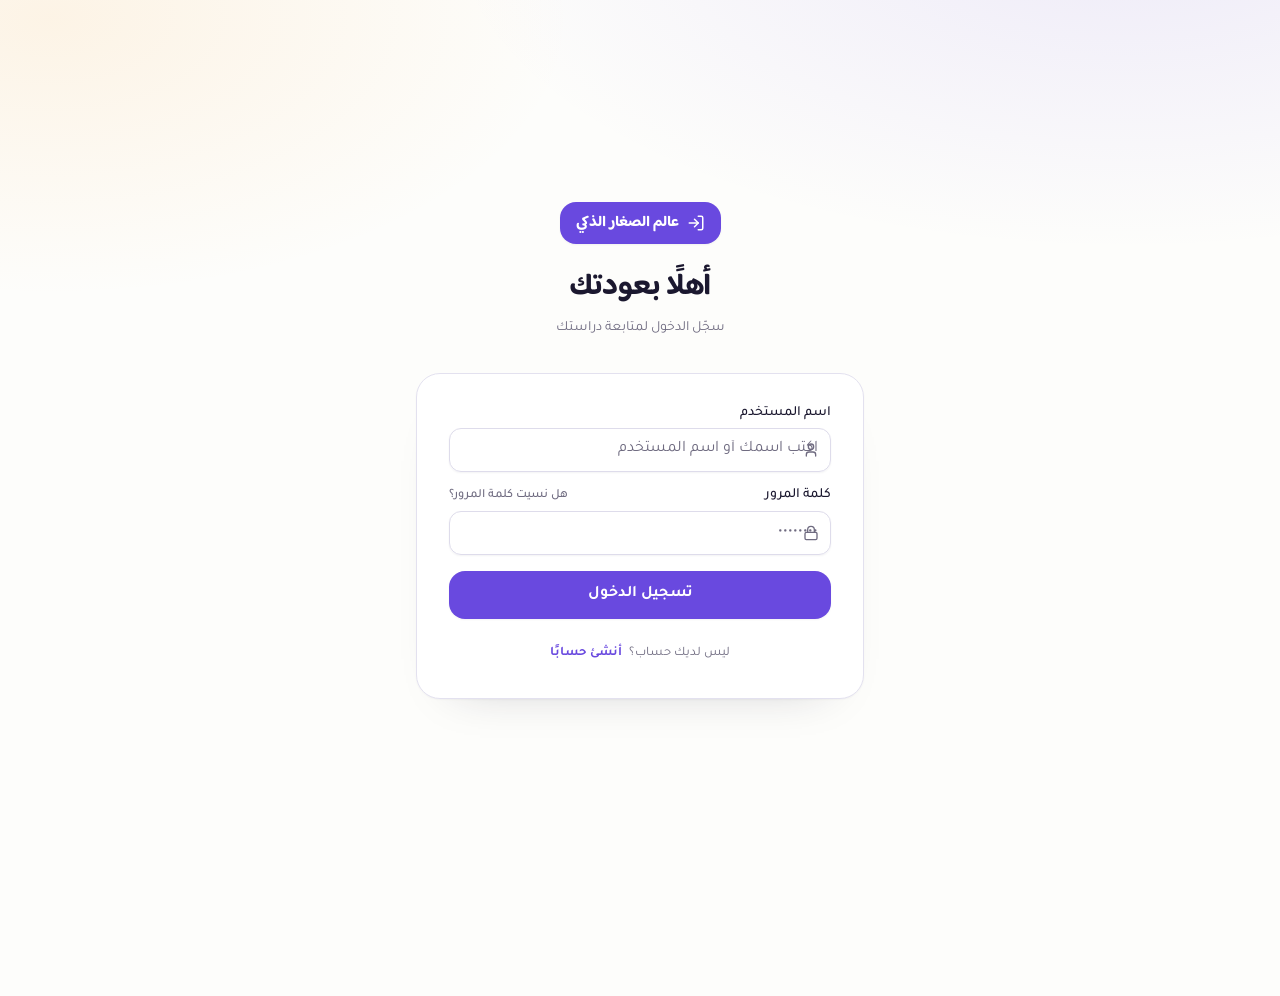
<file: index.html>
<!DOCTYPE html>
<html lang="ar" dir="rtl">
<head>
  <meta charset="UTF-8">
  <meta name="viewport" content="width=device-width, initial-scale=1.0">
  <meta name="theme-color" content="#6d4df6">
  <meta name="description" content="عالم الصغار الذكي — مساعد دراسي عربي لطلاب الصفوف 5 إلى 8: اختر صفك ومادتك واكتب سؤالك، وسيصلك شرح بسيط بمثال من الحياة اليومية.">
  <title>عالم الصغار الذكي | مساعد ذكي لطلاب المرحلة المتوسطة</title>
  <link rel="preconnect" href="https://fonts.googleapis.com">
  <link rel="preconnect" href="https://fonts.gstatic.com" crossorigin>
  <link href="https://fonts.googleapis.com/css2?family=Baloo+Bhaijaan+2:wght@400..800&family=Tajawal:wght@300;400;500;700&display=swap" rel="stylesheet">
  <link rel="stylesheet" href="styles.css?v=33">
</head>
<body>

  <!-- ============ الهيدر ============ -->
  <header class="app-header" id="appHeader" hidden>
    <div class="header-inner">
      <a class="brand" href="index.html" id="brandLink" aria-label="عالم الصغار الذكي — الصفحة الرئيسية">
        <span class="brand-mark" aria-hidden="true">
          <svg viewBox="0 0 24 24" fill="none" stroke="currentColor" stroke-width="2" stroke-linecap="round" stroke-linejoin="round"><path d="M22 10 12 5 2 10l10 5 10-5z"/><path d="M6 12v5c0 1.7 2.7 3 6 3s6-1.3 6-3v-5"/></svg>
        </span>
        <span class="brand-name">عالم الصغار الذكي</span>
      </a>

      <div class="header-spacer"></div>

      <nav class="nav" id="mainNav" aria-label="التنقل الرئيسي">
        <button type="button" class="nav-item active" data-nav="ask" title="اسأل" aria-label="اسأل" aria-current="page">
          <svg viewBox="0 0 24 24" fill="none" stroke="currentColor" stroke-width="2" stroke-linecap="round" stroke-linejoin="round" aria-hidden="true"><path d="M21 15a2 2 0 0 1-2 2H7l-4 4V5a2 2 0 0 1 2-2h14a2 2 0 0 1 2 2z"/></svg>
          <span>اسأل</span>
        </button>
        <button type="button" class="nav-item" data-nav="weak" title="نقاط ضعفي" aria-label="نقاط ضعفي">
          <svg viewBox="0 0 24 24" fill="none" stroke="currentColor" stroke-width="2" stroke-linecap="round" stroke-linejoin="round" aria-hidden="true"><circle cx="12" cy="12" r="9"/><circle cx="12" cy="12" r="4"/><path d="M12 3v2M12 19v2M3 12h2M19 12h2"/></svg>
          <span>نقاط ضعفي</span>
        </button>
        <button type="button" class="nav-item" data-nav="progress" title="تقدّمي" aria-label="تقدّمي">
          <svg viewBox="0 0 24 24" fill="none" stroke="currentColor" stroke-width="2" stroke-linecap="round" stroke-linejoin="round" aria-hidden="true"><path d="M22 7 13.5 15.5 8.5 10.5 2 17"/><path d="M16 7h6v6"/></svg>
          <span>تقدّمي</span>
        </button>
        <button type="button" class="nav-item" data-nav="history" title="السجل" aria-label="السجل">
          <svg viewBox="0 0 24 24" fill="none" stroke="currentColor" stroke-width="2" stroke-linecap="round" stroke-linejoin="round" aria-hidden="true"><path d="M3 12a9 9 0 1 0 3-6.7"/><path d="M3 4v5h5"/><path d="M12 8v4l3 2"/></svg>
          <span>السجل</span>
        </button>
        <button type="button" class="nav-item" data-nav="parent" title="ولي الأمر" aria-label="ولي الأمر">
          <svg viewBox="0 0 24 24" fill="none" stroke="currentColor" stroke-width="2" stroke-linecap="round" stroke-linejoin="round" aria-hidden="true"><rect width="20" height="16" x="2" y="4" rx="2"/><path d="m22 7-8.97 5.7a1.94 1.94 0 0 1-2.06 0L2 7"/></svg>
          <span>ولي الأمر</span>
        </button>
      </nav>

      <button type="button" class="icon-btn textsize-btn" id="textSizeBtn" title="تكبير الخط" aria-label="تكبير الخط" aria-pressed="false" hidden>أ+</button>

      <button type="button" class="icon-btn" id="logoutBtn" title="تسجيل الخروج" aria-label="تسجيل الخروج">
        <svg viewBox="0 0 24 24" fill="none" stroke="currentColor" stroke-width="2" stroke-linecap="round" stroke-linejoin="round" aria-hidden="true"><path d="M9 21H5a2 2 0 0 1-2-2V5a2 2 0 0 1 2-2h4"/><polyline points="16 17 21 12 16 7"/><line x1="21" x2="9" y1="12" y2="12"/></svg>
      </button>
    </div>
  </header>

  <main class="app-main">

    <!-- ============ صفحة الدخول ============ -->
    <section id="loginView" class="login-page">
      <div class="login-wrap">
        <span class="brand-pill">
          <svg viewBox="0 0 24 24" fill="none" stroke="currentColor" stroke-width="2" stroke-linecap="round" stroke-linejoin="round" aria-hidden="true"><path d="M15 3h4a2 2 0 0 1 2 2v14a2 2 0 0 1-2 2h-4"/><polyline points="10 17 15 12 10 7"/><line x1="15" x2="3" y1="12" y2="12"/></svg>
          <span>عالم الصغار الذكي</span>
        </span>

        <div class="login-head">
          <h1 id="loginTitle">أهلًا بعودتك</h1>
          <p id="loginSub">سجّل الدخول لمتابعة دراستك</p>
        </div>

        <div class="card login-card">
          <form id="loginForm" class="login-form" novalidate>
            <div class="field">
              <label class="field-label" for="loginUsername">اسم المستخدم</label>
              <div class="input-wrap">
                <svg class="input-icon" viewBox="0 0 24 24" fill="none" stroke="currentColor" stroke-width="2" stroke-linecap="round" stroke-linejoin="round" aria-hidden="true"><path d="M19 21v-2a4 4 0 0 0-4-4H9a4 4 0 0 0-4 4v2"/><circle cx="12" cy="7" r="4"/></svg>
                <input id="loginUsername" type="text" placeholder="اكتب اسمك أو اسم المستخدم" autocomplete="username" />
              </div>
            </div>

            <div class="field">
              <div class="label-row">
                <label class="field-label" for="loginPassword">كلمة المرور</label>
                <button type="button" class="link link-sm" id="forgotBtn">هل نسيت كلمة المرور؟</button>
              </div>
              <div class="input-wrap">
                <svg class="input-icon" viewBox="0 0 24 24" fill="none" stroke="currentColor" stroke-width="2" stroke-linecap="round" stroke-linejoin="round" aria-hidden="true"><rect width="18" height="11" x="3" y="11" rx="2"/><path d="M7 11V7a5 5 0 0 1 10 0v4"/></svg>
                <input id="loginPassword" type="password" placeholder="••••••••" autocomplete="current-password" />
              </div>
            </div>

            <p id="loginError" class="login-error" hidden>يرجى كتابة اسم المستخدم وكلمة مرور من 4 أحرف على الأقل.</p>
            <p id="loginNotice" class="login-notice" hidden></p>

            <button type="submit" class="btn-primary btn-block btn-lg" id="loginSubmit">تسجيل الدخول</button>
          </form>

          <p class="login-foot">
            <span id="loginFootText">ليس لديك حساب؟</span>
            <button type="button" class="link" id="loginModeToggle">أنشئ حسابًا</button>
          </p>
        </div>
      </div>
    </section>

    <!-- ============ صفحة السؤال ============ -->
    <section id="askView" class="view" hidden>
      <div class="hero">
        <span class="badge">
          <svg viewBox="0 0 24 24" fill="none" stroke="currentColor" stroke-width="2" stroke-linecap="round" stroke-linejoin="round" aria-hidden="true"><path d="M12 3l1.9 5.1L19 10l-5.1 1.9L12 17l-1.9-5.1L5 10l5.1-1.9z"/><path d="M19 14.5l.6 1.6 1.6.6-1.6.6L19 19l-.6-1.6-1.6-.6 1.6-.6z"/></svg>
          مساعد ذكي • الصفوف 5 إلى 8
        </span>
        <h1 class="hero-title">سؤالك… وشرح بمستوى صفك</h1>
        <p class="hero-sub">اختر صفك والمادة، واكتب سؤالك بكلامك العادي. سأشرح لك بجمل قصيرة، ثم بمثال من حياتك اليومية.</p>
      </div>

      <section class="card ask-card">
        <div class="step">
          <div class="step-label">
            <span class="step-num">1</span>
            <svg class="step-ico" viewBox="0 0 24 24" fill="none" stroke="currentColor" stroke-width="2" stroke-linecap="round" stroke-linejoin="round" aria-hidden="true"><line x1="4" y1="9" x2="20" y2="9"/><line x1="4" y1="15" x2="20" y2="15"/><line x1="10" y1="3" x2="8" y2="21"/><line x1="16" y1="3" x2="14" y2="21"/></svg>
            <h2 class="step-title">صفك الدراسي</h2>
          </div>
          <div id="gradePills" class="grade-pills">
            <button type="button" class="grade-pill" data-grade="5" aria-pressed="false">الصف 5</button>
            <button type="button" class="grade-pill" data-grade="6" aria-pressed="false">الصف 6</button>
            <button type="button" class="grade-pill" data-grade="7" aria-pressed="false">الصف 7</button>
            <button type="button" class="grade-pill" data-grade="8" aria-pressed="false">الصف 8</button>
          </div>
        </div>

        <div class="step">
          <div class="step-label">
            <span class="step-num">2</span>
            <svg class="step-ico" viewBox="0 0 24 24" fill="none" stroke="currentColor" stroke-width="2" stroke-linecap="round" stroke-linejoin="round" aria-hidden="true"><path d="M12 2 2 7l10 5 10-5-10-5z"/><path d="M2 17l10 5 10-5"/><path d="M2 12l10 5 10-5"/></svg>
            <h2 class="step-title">المادة</h2>
          </div>
          <div id="subjectGrid" class="subject-grid"></div>
        </div>

        <div class="step step-last">
          <div class="step-label">
            <span class="step-num">3</span>
            <svg class="step-ico" viewBox="0 0 24 24" fill="none" stroke="currentColor" stroke-width="2" stroke-linecap="round" stroke-linejoin="round" aria-hidden="true"><path d="M12 3l1.9 5.1L19 10l-5.1 1.9L12 17l-1.9-5.1L5 10l5.1-1.9z"/><path d="M19 14.5l.6 1.6 1.6.6-1.6.6L19 19l-.6-1.6-1.6-.6 1.6-.6z"/></svg>
            <h2 class="step-title">سؤالك</h2>
          </div>

          <form id="askForm" class="ask-form" novalidate>
            <div class="examples">
              <span class="examples-label">جرّب مثالًا:</span>
              <div id="examples" class="example-chips"></div>
            </div>
            <label class="sr-only" for="questionInput">سؤالك</label>
            <textarea id="questionInput" rows="4" maxlength="500" placeholder="اكتب سؤالك هنا بكلامك العادي… مثل: ليش البحر مالح؟"></textarea>
            <p id="askError" class="ask-error" hidden>اكتب سؤالك أولًا، ثم اضغط «اشرح لي».</p>

            <div class="attach-row">
              <button type="button" class="btn-outline btn-sm attach-btn" id="attachBtn">
                <svg viewBox="0 0 24 24" fill="none" stroke="currentColor" stroke-width="2" stroke-linecap="round" stroke-linejoin="round" aria-hidden="true"><path d="m21 12-8.5 8.5a5 5 0 0 1-7-7l9-9a3.5 3.5 0 0 1 5 5l-9 9a2 2 0 0 1-3-3l8-8"/></svg>
                <span>أرفق صورة أو ملفًا</span>
              </button>
              <input type="file" id="attachInput" class="sr-only" multiple accept="image/png,image/jpeg,image/webp,image/gif,.txt,.md,.csv" />
              <button type="button" class="btn-outline btn-sm mic-btn" id="micBtn" aria-pressed="false" hidden>
                <svg viewBox="0 0 24 24" fill="none" stroke="currentColor" stroke-width="2" stroke-linecap="round" stroke-linejoin="round" aria-hidden="true"><rect x="9" y="2" width="6" height="12" rx="3"/><path d="M5 10v2a7 7 0 0 0 14 0v-2"/><line x1="12" y1="19" x2="12" y2="22"/></svg>
                <span class="mic-label">تكلّم بسؤالك</span>
              </button>
              <span class="attach-hint">صورة من الكتاب أو ملف نصي (txt / md) — ملفان كحد أقصى.</span>
            </div>

            <div id="attachList" class="attach-list" hidden></div>
            <p id="attachNotice" class="attach-notice" hidden></p>
            <p id="micNotice" class="attach-notice" hidden></p>

            <button type="submit" class="btn-primary btn-lg ask-submit" id="askSubmit">
              <svg viewBox="0 0 24 24" fill="none" stroke="currentColor" stroke-width="2" stroke-linecap="round" stroke-linejoin="round" aria-hidden="true"><path d="M21 15a2 2 0 0 1-2 2H7l-4 4V5a2 2 0 0 1 2-2h14a2 2 0 0 1 2 2z"/></svg>
              <span>اشرح لي</span>
            </button>
          </form>
        </div>
      </section>

      <div id="answerArea" class="answer-area" hidden></div>
    </section>

    <!-- ============ صفحة نقاط ضعفي ============ -->
    <section id="weakView" class="view" hidden>
      <header class="page-head">
        <span class="badge">
          <svg viewBox="0 0 24 24" fill="none" stroke="currentColor" stroke-width="2" stroke-linecap="round" stroke-linejoin="round" aria-hidden="true"><circle cx="12" cy="12" r="9"/><circle cx="12" cy="12" r="4"/><path d="M12 3v2M12 19v2M3 12h2M19 12h2"/></svg>
          متابعة تقدمك
        </span>
        <h1>نقاط ضعفي</h1>
        <p>أكثر المصطلحات التي سألت عنها. ابدأ بالتي في الأعلى، واضغط «اشرح أبسط» لتوضيحها أكثر.</p>
      </header>

      <div class="filter-chips" id="weakFilters" role="group" aria-label="تصفية حسب المادة"></div>

      <div id="weakEmpty" class="empty-state" hidden>
        <div class="empty-icon" aria-hidden="true">
          <svg viewBox="0 0 24 24" fill="none" stroke="currentColor" stroke-width="2" stroke-linecap="round" stroke-linejoin="round"><path d="M9 11l3 3L22 4"/><path d="M21 12v7a2 2 0 0 1-2 2H5a2 2 0 0 1-2-2V5a2 2 0 0 1 2-2h11"/></svg>
        </div>
        <h2 id="weakEmptyTitle">قائمتك فارغة حتى الآن</h2>
        <p>ابدأ بسؤالك الأول، وسأجمع لك كل مصطلح صعب لتتابع تقدمك هنا.</p>
        <button type="button" class="btn-primary" id="weakEmptyCta">
          <svg viewBox="0 0 24 24" fill="none" stroke="currentColor" stroke-width="2" stroke-linecap="round" stroke-linejoin="round" aria-hidden="true"><path d="M21 15a2 2 0 0 1-2 2H7l-4 4V5a2 2 0 0 1 2-2h14a2 2 0 0 1 2 2z"/></svg>
          اسأل سؤالك الأول
        </button>
      </div>

      <ol id="weakList" class="weak-list" hidden></ol>

      <div class="weak-footer">
        <button type="button" class="btn-outline btn-sm" id="clearWeak">مسح القائمة</button>
      </div>
    </section>

    <!-- ============ صفحة تقدّمي ============ -->
    <section id="progressView" class="view" hidden>
      <header class="page-head">
        <span class="badge">
          <svg viewBox="0 0 24 24" fill="none" stroke="currentColor" stroke-width="2" stroke-linecap="round" stroke-linejoin="round" aria-hidden="true"><path d="M22 7 13.5 15.5 8.5 10.5 2 17"/><path d="M16 7h6v6"/></svg>
          متابعة تقدمك
        </span>
        <h1>تقدّمي</h1>
        <p>نلخّص لك عدد أسئلتك ودقة تدريبك هذا الأسبوع مقارنة بالأسبوع الماضي.</p>
      </header>

      <section class="stats-card">
        <div class="stats-grid">
          <div class="stat">
            <div class="stat-value" id="statQuestions">0</div>
            <div class="stat-label">سؤالًا سألته</div>
          </div>
          <div class="stat">
            <div class="stat-value" id="statAccuracy">—</div>
            <div class="stat-label">دقة التدريب</div>
          </div>
          <div class="stat">
            <div class="stat-value" id="statWeek">0</div>
            <div class="stat-label">سؤالًا هذا الأسبوع</div>
          </div>
        </div>
        <p class="progress-trend" id="progressTrend"></p>
      </section>

      <section class="card progress-card">
        <h2 class="progress-title">
          <svg viewBox="0 0 24 24" fill="none" stroke="currentColor" stroke-width="2" stroke-linecap="round" stroke-linejoin="round" aria-hidden="true"><path d="M21 15a2 2 0 0 1-2 2H7l-4 4V5a2 2 0 0 1 2-2h14a2 2 0 0 1 2 2z"/></svg>
          آخر أسئلتك
        </h2>
        <ol id="progressHistory" class="history-list"></ol>
        <div id="progressEmpty" class="progress-empty" hidden>
          <p>لم تسأل أي سؤال بعد. ابدأ بسؤالك الأول وسترى تقدمك هنا.</p>
          <button type="button" class="btn-primary" id="progressCta">اسأل سؤالك الأول</button>
        </div>
        <div class="progress-more">
          <button type="button" class="btn-outline" id="progressAllBtn">
            <svg viewBox="0 0 24 24" fill="none" stroke="currentColor" stroke-width="2" stroke-linecap="round" stroke-linejoin="round" aria-hidden="true"><path d="M3 12a9 9 0 1 0 3-6.7"/><path d="M3 4v5h5"/><path d="M12 8v4l3 2"/></svg>
            عرض السجل الكامل
          </button>
        </div>
      </section>
    </section>

    <!-- ============ صفحة السجل ============ -->
    <section id="historyView" class="view" hidden>
      <header class="page-head">
        <span class="badge">
          <svg viewBox="0 0 24 24" fill="none" stroke="currentColor" stroke-width="2" stroke-linecap="round" stroke-linejoin="round" aria-hidden="true"><path d="M3 12a9 9 0 1 0 3-6.7"/><path d="M3 4v5h5"/><path d="M12 8v4l3 2"/></svg>
          محفوظ على جهازك
        </span>
        <h1>السجل</h1>
        <p>كل أسئلتك محفوظة هنا تلقائيًا. ابحث عنها، أعد فتح الشرح، أو خذ نسخة احتياطية تحفظها في مكان آمن.</p>
      </header>

      <section class="card history-card">
        <div class="history-search-wrap">
          <svg class="history-search-icon" viewBox="0 0 24 24" fill="none" stroke="currentColor" stroke-width="2" stroke-linecap="round" stroke-linejoin="round" aria-hidden="true"><circle cx="11" cy="11" r="7"/><path d="m20 20-3.5-3.5"/></svg>
          <label class="sr-only" for="historySearch">ابحث في أسئلتك</label>
          <input id="historySearch" type="search" placeholder="ابحث في أسئلتك… مثل: الكسر" autocomplete="off" />
        </div>

        <div class="filter-chips" id="historyFilters" role="group" aria-label="تصفية السجل حسب المادة"></div>

        <p class="history-count" id="historyCount"></p>
        <ol id="historyFull" class="history-full"></ol>

        <div id="historyEmpty" class="empty-state" hidden>
          <div class="empty-icon" aria-hidden="true">
            <svg viewBox="0 0 24 24" fill="none" stroke="currentColor" stroke-width="2" stroke-linecap="round" stroke-linejoin="round"><path d="M3 12a9 9 0 1 0 3-6.7"/><path d="M3 4v5h5"/><path d="M12 8v4l3 2"/></svg>
          </div>
          <h2 id="historyEmptyTitle">سجلك فارغ حتى الآن</h2>
          <p id="historyEmptyText">ابدأ بسؤالك الأول، وسيُحفظ هنا لتتمكن من الرجوع إليه في أي وقت.</p>
          <button type="button" class="btn-primary" id="historyEmptyCta">اسأل سؤالك الأول</button>
        </div>

        <div class="history-actions">
          <button type="button" class="btn-outline" id="historyExport">
            <svg viewBox="0 0 24 24" fill="none" stroke="currentColor" stroke-width="2" stroke-linecap="round" stroke-linejoin="round" aria-hidden="true"><path d="M21 15v4a2 2 0 0 1-2 2H5a2 2 0 0 1-2-2v-4"/><path d="m7 10 5 5 5-5"/><path d="M12 15V3"/></svg>
            نسخة احتياطية
          </button>
          <button type="button" class="btn-outline" id="historyImportBtn">
            <svg viewBox="0 0 24 24" fill="none" stroke="currentColor" stroke-width="2" stroke-linecap="round" stroke-linejoin="round" aria-hidden="true"><path d="M21 15v4a2 2 0 0 1-2 2H5a2 2 0 0 1-2-2v-4"/><path d="m7 8 5-5 5 5"/><path d="M12 3v12"/></svg>
            استعادة نسخة
          </button>
          <input type="file" id="historyImport" class="sr-only" accept=".json,application/json" />
          <button type="button" class="btn-outline btn-danger" id="historyClear">حذف السجل</button>
        </div>

        <p id="historyNotice" class="login-notice" hidden></p>
        <p id="historyError" class="login-error" hidden></p>
      </section>

      <section class="card storage-card">
        <h2 class="progress-title">
          <svg viewBox="0 0 24 24" fill="none" stroke="currentColor" stroke-width="2" stroke-linecap="round" stroke-linejoin="round" aria-hidden="true"><ellipse cx="12" cy="5" rx="9" ry="3"/><path d="M3 5v14a9 3 0 0 0 18 0V5"/><path d="M3 12a9 3 0 0 0 18 0"/></svg>
          حفظ البيانات
        </h2>
        <p class="sources-sub">
          يُحفظ كل شيء تلقائيًا على هذا الجهاز عند كل سؤال أو اختبار: الأسئلة، المرفقات، نقاط الضعف،
          نتائج الاختبارات، وملفات المعلم. لا تحتاج إلى زر حفظ.
        </p>

        <div class="storage-meter" role="img" aria-label="مساحة التخزين المستخدمة">
          <span id="storageFill"></span>
        </div>
        <p class="storage-text" id="storageText"></p>

        <p class="storage-sub">تفصيل بيانات حسابك الحالي:</p>
        <ul class="storage-list" id="storageList"></ul>

        <p class="parent-hint">
          النسخة الاحتياطية ملف JSON صغير يمكنك حفظه أو إرساله لنفسك، ثم استعادته على جهاز آخر.
          البيانات تبقى في متصفحك ولا تُرسل إلى أي خادم.
        </p>
      </section>
    </section>

    <!-- ============ صفحة ولي الأمر ============ -->
    <section id="parentView" class="view" hidden>
      <div class="hero hero-compact">
        <span class="badge">
          <svg viewBox="0 0 24 24" fill="none" stroke="currentColor" stroke-width="2" stroke-linecap="round" stroke-linejoin="round" aria-hidden="true"><rect width="20" height="16" x="2" y="4" rx="2"/><path d="m22 7-8.97 5.7a1.94 1.94 0 0 1-2.06 0L2 7"/></svg>
          متابعة ولي الأمر
        </span>
        <h1 class="hero-title">تقرير ولي الأمر</h1>
        <p class="hero-sub">نجمع لك ملخّصًا قصيرًا عن أسئلة الطالب ونقاط ضعفه ودقة تدريبه، ويمكنك إرساله إلى بريدك.</p>
      </div>

      <section class="card parent-card">
        <form id="parentForm" class="parent-form" novalidate>
          <div class="field">
            <label class="field-label" for="parentEmail">بريد ولي الأمر</label>
            <div class="input-wrap">
              <svg class="input-icon" viewBox="0 0 24 24" fill="none" stroke="currentColor" stroke-width="2" stroke-linecap="round" stroke-linejoin="round" aria-hidden="true"><rect width="20" height="16" x="2" y="4" rx="2"/><path d="m22 7-8.97 5.7a1.94 1.94 0 0 1-2.06 0L2 7"/></svg>
              <input id="parentEmail" type="email" dir="ltr" placeholder="parent@example.com" autocomplete="email" />
            </div>
          </div>
          <button type="submit" class="btn-primary" id="parentSave">حفظ البريد</button>
        </form>

        <p id="parentNotice" class="login-notice" hidden></p>
        <p id="parentError" class="login-error" hidden></p>

        <div class="parent-report" id="parentReport"></div>

        <div class="parent-actions">
          <button type="button" class="btn-outline" id="sendReportBtn">
            <svg viewBox="0 0 24 24" fill="none" stroke="currentColor" stroke-width="2" stroke-linecap="round" stroke-linejoin="round" aria-hidden="true"><path d="m22 2-7 20-4-9-9-4z"/><path d="M22 2 11 13"/></svg>
            أرسل التقرير الآن
          </button>
        </div>
        <p class="parent-hint">يفتح التقرير في تطبيق البريد على جهازك — لا تُرسل البيانات إلى أي خادم.</p>
      </section>

      <section class="card sources-card">
        <h2 class="progress-title">
          <svg viewBox="0 0 24 24" fill="none" stroke="currentColor" stroke-width="2" stroke-linecap="round" stroke-linejoin="round" aria-hidden="true"><path d="M15 2H6a2 2 0 0 0-2 2v16a2 2 0 0 0 2 2h12a2 2 0 0 0 2-2V7z"/><path d="M14 2v5h5"/></svg>
          ملفات المعلم / ولي الأمر
        </h2>
        <p class="sources-sub">
          أضف ملف ملاحظات نصيًا (txt أو md) فيه شرح الدرس أو المصطلحات. عند سؤال الطالب عن شيء
          موجود في الملف، ستظهر الملاحظة داخل الشرح تحت عنوان «من ملفات معلمك».
        </p>
        <p class="sources-format">
          صيغة اختيارية لكل سطر: <code>المصطلح | التعريف | مثال</code> — أو اكتب السطر كملاحظة عادية.
        </p>

        <div class="sources-actions">
          <button type="button" class="btn-outline" id="sourceBtn">
            <svg viewBox="0 0 24 24" fill="none" stroke="currentColor" stroke-width="2" stroke-linecap="round" stroke-linejoin="round" aria-hidden="true"><path d="M12 5v14M5 12h14"/></svg>
            أضف ملفًا نصيًا
          </button>
          <input type="file" id="sourceInput" class="sr-only" multiple accept=".txt,.md,.csv,text/plain" />
          <span class="sources-count" id="sourcesCount"></span>
        </div>

        <p id="sourceNotice" class="login-notice" hidden></p>
        <p id="sourceError" class="login-error" hidden></p>

        <ul id="sourceList" class="source-list"></ul>
        <p id="sourceEmpty" class="sources-empty" hidden>لا توجد ملفات مضافة بعد — أضف ملف الدرس الأول ليستفيد منه الطالب.</p>
        <p class="parent-hint">الملفات تُحفظ على هذا الجهاز فقط (localStorage)، ولا تُرسل إلى أي خادم. الحد: 5 ملفات، و2 ميجابايت للملف.</p>
      </section>
    </section>

  </main>

  <script src="data.js?v=33"></script>
  <script src="app.js?v=33"></script>
</body>
</html>
</file>
<file: styles.css>
/* ============================================================
   عالم الصغار الذكي — Smart Kids' World
   تصميم مطابق لنظام Base44: بنفسجي 6949DF + خلفية عاجية
   ============================================================ */

* {
  box-sizing: border-box;
  margin: 0;
  padding: 0;
}

:root {
  --background: #fdfdfb;
  --foreground: #1b182f;
  --card: #ffffff;
  --primary: #6949df;
  --primary-hover: #5a3bd0;
  --primary-soft: rgba(105, 73, 223, 0.1);
  --primary-foreground: #ffffff;
  --secondary: #f4f2fd;
  --secondary-60: rgba(244, 242, 253, 0.6);
  --secondary-40: rgba(244, 242, 253, 0.4);
  --muted-foreground: #6f6b80;
  --accent: #f9a12b;
  --border: #e3e1ef;
  --border-70: rgba(227, 225, 239, 0.7);
  --input: #dedceb;
  --destructive: #dc2626;
  --radius: 16px;

  --font-heading: "Baloo Bhaijaan 2", "Tajawal", system-ui, sans-serif;
  --font-body: "Tajawal", "Segoe UI", system-ui, sans-serif;

  --shadow-sm: 0 1px 2px rgba(27, 24, 47, 0.05);
  --shadow-card: 0 1px 2px rgba(27, 24, 47, 0.04), 0 24px 48px -40px rgba(27, 24, 47, 0.28);
  --ring: 0 0 0 3px rgba(105, 73, 223, 0.16);
}

html {
  scroll-behavior: smooth;
  overflow-x: clip;
}

body {
  min-height: 100vh;
  font-family: var(--font-body);
  font-size: 16px;
  line-height: 1.75;
  color: var(--foreground);
  background-color: var(--background);
  background-image:
    radial-gradient(1100px 520px at 88% -8%, rgba(105, 73, 223, 0.1), transparent 62%),
    radial-gradient(900px 480px at 4% 2%, rgba(249, 161, 43, 0.1), transparent 58%);
  background-attachment: fixed;
  overflow-x: clip;
  -webkit-font-smoothing: antialiased;
  text-rendering: optimizeLegibility;
}

[hidden] {
  display: none !important;
}

.sr-only {
  position: absolute;
  width: 1px;
  height: 1px;
  padding: 0;
  margin: -1px;
  overflow: hidden;
  clip: rect(0 0 0 0);
  white-space: nowrap;
  border: 0;
}

::selection {
  background: rgba(105, 73, 223, 0.2);
}

:focus-visible {
  outline: 2px solid var(--primary);
  outline-offset: 2px;
}

/* ================= الهيدر ================= */
.app-header {
  position: sticky;
  top: 0;
  z-index: 30;
  border-bottom: 1px solid var(--border-70);
  background: rgba(253, 253, 251, 0.85);
  -webkit-backdrop-filter: blur(20px);
  backdrop-filter: blur(20px);
}

.header-inner {
  max-width: 1024px;
  margin: 0 auto;
  padding: 12px 16px;
  display: flex;
  align-items: center;
  gap: 12px;
}

.header-spacer {
  flex: 1;
}

.brand {
  display: flex;
  align-items: center;
  gap: 10px;
  flex-shrink: 0;
  text-decoration: none;
  color: inherit;
  border-radius: 16px;
}

.brand-mark {
  display: grid;
  place-items: center;
  width: 40px;
  height: 40px;
  border-radius: 16px;
  background: var(--primary);
  color: var(--primary-foreground);
  box-shadow: var(--shadow-sm);
  flex: 0 0 auto;
}

.brand-mark svg {
  width: 20px;
  height: 20px;
}

.brand-name {
  font-family: var(--font-heading);
  font-size: 18px;
  font-weight: 700;
  line-height: 1.3;
}

.nav {
  display: flex;
  align-items: center;
  gap: 4px;
  padding: 4px;
  border: 1px solid var(--border-70);
  border-radius: 16px;
  background: var(--secondary-60);
}

.nav-item {
  display: flex;
  align-items: center;
  gap: 6px;
  padding: 8px 12px;
  border: 0;
  border-radius: 12px;
  background: transparent;
  color: var(--muted-foreground);
  font-family: inherit;
  font-size: 12px;
  font-weight: 600;
  cursor: pointer;
  transition: background 0.16s ease, color 0.16s ease;
  white-space: nowrap;
}

.nav-item svg {
  width: 16px;
  height: 16px;
  flex: 0 0 auto;
}

.nav-item:hover {
  color: var(--foreground);
}

.nav-item.active {
  background: var(--card);
  color: var(--foreground);
  box-shadow: var(--shadow-sm);
}

.icon-btn {
  display: grid;
  place-items: center;
  width: 40px;
  height: 40px;
  flex: 0 0 auto;
  border: 1px solid var(--border-70);
  border-radius: 16px;
  background: transparent;
  color: var(--muted-foreground);
  cursor: pointer;
  transition: background 0.16s ease, color 0.16s ease;
}

.icon-btn svg {
  width: 16px;
  height: 16px;
}

.icon-btn:hover {
  background: var(--secondary);
  color: var(--foreground);
}

/* ================= التخطيط ================= */
.app-main {
  max-width: 768px;
  margin: 0 auto;
  padding: 0 16px 96px;
}

.view {
  padding-top: 48px;
  animation: rise 0.35s cubic-bezier(0.22, 1, 0.36, 1) both;
}

@keyframes rise {
  from { opacity: 0; transform: translateY(10px); }
  to { opacity: 1; transform: translateY(0); }
}

/* ================= صفحة الدخول ================= */
.login-page {
  min-height: 100vh;
  display: flex;
  align-items: center;
  justify-content: center;
  padding: 48px 16px;
  animation: rise 0.35s cubic-bezier(0.22, 1, 0.36, 1) both;
}

.login-wrap {
  width: 100%;
  max-width: 448px;
  text-align: center;
}

.brand-pill {
  display: inline-flex;
  align-items: center;
  gap: 8px;
  padding: 8px 16px;
  border-radius: 16px;
  background: var(--primary);
  color: var(--primary-foreground);
  font-family: var(--font-heading);
  font-size: 15px;
  font-weight: 700;
  box-shadow: var(--shadow-sm);
}

.brand-pill svg {
  width: 18px;
  height: 18px;
}

.login-head {
  margin-top: 24px;
}

.login-head h1 {
  font-family: var(--font-heading);
  font-size: 30px;
  font-weight: 700;
  line-height: 1.35;
  letter-spacing: -0.3px;
}

.login-head p {
  margin-top: 8px;
  color: var(--muted-foreground);
  font-size: 14px;
}

.login-card {
  margin-top: 32px;
  padding: 24px;
  text-align: right;
  box-shadow: var(--shadow-card);
}

.btn-google {
  display: flex;
  align-items: center;
  justify-content: center;
  gap: 8px;
  width: 100%;
  height: 48px;
  margin-bottom: 24px;
  border: 1px solid var(--input);
  border-radius: 16px;
  background: transparent;
  color: var(--foreground);
  font-family: inherit;
  font-size: 14px;
  font-weight: 600;
  cursor: pointer;
  box-shadow: var(--shadow-sm);
  transition: background 0.16s ease, border-color 0.16s ease;
}

.btn-google svg {
  width: 20px;
  height: 20px;
  flex: 0 0 auto;
}

.btn-google:hover {
  background: var(--secondary);
  border-color: #cfcce4;
}

.divider {
  position: relative;
  margin-bottom: 24px;
  height: 1px;
  background: var(--border);
  display: flex;
  align-items: center;
  justify-content: center;
}

.divider span {
  padding: 0 12px;
  background: var(--card);
  color: var(--muted-foreground);
  font-size: 12px;
}

.login-form {
  display: flex;
  flex-direction: column;
  gap: 16px;
}

.field {
  display: flex;
  flex-direction: column;
  gap: 8px;
}

.field-label {
  font-size: 14px;
  font-weight: 500;
  line-height: 1;
  color: var(--foreground);
}

.label-row {
  display: flex;
  align-items: center;
  justify-content: space-between;
  gap: 8px;
}

.input-wrap {
  position: relative;
}

.input-icon {
  position: absolute;
  inset-inline-start: 12px;
  top: 50%;
  transform: translateY(-50%);
  width: 16px;
  height: 16px;
  color: var(--muted-foreground);
  pointer-events: none;
}

.input-wrap input {
  width: 100%;
  height: 44px;
  padding: 4px 12px 4px 40px;
  border: 1px solid var(--input);
  border-radius: 12px;
  background: transparent;
  color: var(--foreground);
  font-family: inherit;
  font-size: 16px;
  box-shadow: var(--shadow-sm);
  outline: none;
  min-width: 0;
  transition: border-color 0.16s ease, box-shadow 0.16s ease;
}

.input-wrap input::placeholder {
  color: var(--muted-foreground);
}

.input-wrap input:focus {
  border-color: var(--primary);
  box-shadow: var(--ring);
}

.link {
  border: 0;
  background: none;
  padding: 0;
  color: var(--primary);
  font-family: inherit;
  font-size: 13px;
  font-weight: 600;
  cursor: pointer;
  text-decoration: underline;
  text-decoration-color: transparent;
  text-underline-offset: 4px;
  transition: text-decoration-color 0.16s ease;
}

.link-sm {
  font-size: 12.5px;
  font-weight: 500;
  color: var(--muted-foreground);
}

.link:hover {
  text-decoration-color: currentColor;
}

.btn-primary {
  display: inline-flex;
  align-items: center;
  justify-content: center;
  gap: 8px;
  height: 44px;
  padding: 0 20px;
  border: 0;
  border-radius: 16px;
  background: var(--primary);
  color: var(--primary-foreground);
  font-family: inherit;
  font-size: 15px;
  font-weight: 700;
  cursor: pointer;
  box-shadow: var(--shadow-sm);
  transition: background 0.16s ease, transform 0.16s ease, opacity 0.16s ease;
}

.btn-primary svg {
  width: 17px;
  height: 17px;
  flex: 0 0 auto;
}

.btn-primary:hover:not(:disabled) {
  background: var(--primary-hover);
}

.btn-primary:active:not(:disabled) {
  transform: translateY(1px);
}

.btn-primary:disabled {
  opacity: 0.55;
  cursor: not-allowed;
}

.btn-lg {
  height: 48px;
  font-size: 16px;
}

.btn-block {
  width: 100%;
}

.btn-outline {
  display: inline-flex;
  align-items: center;
  justify-content: center;
  gap: 6px;
  height: 36px;
  padding: 0 12px;
  border: 1px solid var(--input);
  border-radius: 12px;
  background: var(--card);
  color: var(--foreground);
  font-family: inherit;
  font-size: 13px;
  font-weight: 600;
  cursor: pointer;
  box-shadow: var(--shadow-sm);
  transition: background 0.16s ease, border-color 0.16s ease, color 0.16s ease;
}

.btn-outline svg {
  width: 15px;
  height: 15px;
  flex: 0 0 auto;
}

.btn-outline:hover {
  background: var(--secondary);
  border-color: #cfcce4;
}

.btn-sm {
  height: 36px;
  border-radius: 12px;
  font-size: 12px;
}

.login-error,
.login-notice {
  border-radius: 12px;
  padding: 9px 12px;
  font-size: 13px;
  font-weight: 500;
  line-height: 1.7;
}

.login-error {
  color: #b91c3c;
  background: #fff1f3;
  border: 1px solid #ffdbe1;
}

.login-notice {
  color: #6b4a12;
  background: #fffaeb;
  border: 1px solid #fde9bf;
}

.login-foot {
  margin-top: 24px;
  text-align: center;
  font-size: 13px;
  color: var(--muted-foreground);
}

.login-foot .link {
  margin-inline-start: 4px;
  font-size: 13px;
}

/* ================= صفحة 404 ================= */
.notfound-page {
  min-height: 100vh;
  display: flex;
  align-items: center;
  justify-content: center;
  padding: 48px 16px;
  text-align: center;
}

.notfound-wrap {
  width: 100%;
  max-width: 480px;
}

.notfound-code {
  margin-top: 24px;
  font-family: var(--font-heading);
  font-size: 96px;
  font-weight: 800;
  line-height: 1;
  letter-spacing: -4px;
  color: var(--primary);
}

.notfound-wrap h1 {
  margin-top: 12px;
  font-family: var(--font-heading);
  font-size: 30px;
  font-weight: 700;
  line-height: 1.4;
}

.notfound-text {
  max-width: 400px;
  margin: 12px auto 0;
  color: var(--muted-foreground);
  font-size: 15px;
  line-height: 2;
}

.notfound-wrap .btn-primary {
  margin-top: 24px;
  text-decoration: none;
}

/* ================= الحاوية البيضاء ================= */
.card {
  background: var(--card);
  border: 1px solid var(--border);
  border-radius: 24px;
  box-shadow: var(--shadow-card);
}

/* ================= العنوان الرئيسي ================= */
.hero {
  margin-bottom: 32px;
  text-align: center;
}

.badge {
  display: inline-flex;
  align-items: center;
  gap: 6px;
  padding: 4px 12px;
  border: 1px solid var(--border);
  border-radius: 999px;
  background: var(--card);
  color: var(--muted-foreground);
  font-size: 12px;
  font-weight: 600;
  line-height: 1.7;
}

.badge svg {
  width: 14px;
  height: 14px;
  color: var(--primary);
  flex: 0 0 auto;
}

.hero-title {
  margin-top: 16px;
  font-family: var(--font-heading);
  font-size: 30px;
  font-weight: 700;
  line-height: 1.4;
  letter-spacing: -0.4px;
  color: var(--foreground);
}

.hero-sub {
  margin: 12px auto 0;
  max-width: 576px;
  color: var(--muted-foreground);
  font-size: 14px;
  line-height: 2;
}

/* ================= بطاقة السؤال ================= */
.ask-card {
  padding: 20px;
}

.step + .step {
  margin-top: 24px;
}

.step-label {
  display: flex;
  align-items: center;
  gap: 8px;
  margin-bottom: 12px;
}

.step-num {
  display: grid;
  place-items: center;
  width: 24px;
  height: 24px;
  border-radius: 999px;
  background: var(--primary-soft);
  color: var(--primary);
  font-size: 12px;
  font-weight: 700;
  flex: 0 0 auto;
}

.step-ico {
  width: 16px;
  height: 16px;
  color: var(--muted-foreground);
  flex: 0 0 auto;
}

.step-title {
  font-family: var(--font-heading);
  font-size: 16px;
  font-weight: 700;
  color: var(--foreground);
}

/* ---------- اختيار الصف ---------- */
.grade-pills {
  display: flex;
  flex-wrap: wrap;
  gap: 8px;
}

.grade-pill {
  height: 44px;
  padding: 0 16px;
  border: 1px solid var(--border);
  border-radius: 16px;
  background: var(--card);
  color: var(--muted-foreground);
  font-family: var(--font-heading);
  font-size: 16px;
  font-weight: 700;
  cursor: pointer;
  transition: background 0.16s ease, color 0.16s ease, border-color 0.16s ease, transform 0.16s ease;
}

.grade-pill:hover {
  border-color: rgba(105, 73, 223, 0.4);
  color: var(--foreground);
}

.grade-pill.active {
  background: var(--primary);
  border-color: var(--primary);
  color: var(--primary-foreground);
  box-shadow: var(--shadow-sm);
}

/* ---------- اختيار المادة ---------- */
.subject-grid {
  display: grid;
  grid-template-columns: repeat(2, minmax(0, 1fr));
  gap: 8px;
}

.subject-btn {
  display: flex;
  align-items: center;
  gap: 8px;
  padding: 12px;
  border: 1px solid var(--tborder, var(--border));
  border-radius: 16px;
  background: var(--tb, var(--card));
  color: var(--tfg, var(--muted-foreground));
  font-family: inherit;
  font-size: 12px;
  font-weight: 600;
  text-align: start;
  cursor: pointer;
  transition: transform 0.16s ease, box-shadow 0.16s ease, background 0.16s ease;
  min-width: 0;
}

.subject-btn svg {
  width: 20px;
  height: 20px;
  flex: 0 0 auto;
}

.subject-btn span {
  line-height: 1.35;
}

.subject-btn:hover {
  transform: translateY(-2px);
  box-shadow: var(--shadow-sm);
}

.subject-btn.active {
  background: var(--tsolid, var(--primary));
  border-color: var(--tsolid, var(--primary));
  color: #fff;
  box-shadow: var(--shadow-sm);
  transform: none;
}

/* ألوان المواد — نفس تدرجات المرجع */
.tint-sky    { --tb: #f0f9ff; --tborder: #bae6fd; --tfg: #0369a1; --tsolid: #0ea5e9; --tdot: #0ea5e9; }
.tint-emerald{ --tb: #ecfdf5; --tborder: #a7f3d0; --tfg: #047857; --tsolid: #10b981; --tdot: #10b981; }
.tint-rose   { --tb: #fff1f2; --tborder: #fecdd3; --tfg: #be123c; --tsolid: #f43f5e; --tdot: #f43f5e; }
.tint-violet { --tb: #f5f3ff; --tborder: #ddd6fe; --tfg: #6d28d9; --tsolid: #8b5cf6; --tdot: #8b5cf6; }
.tint-teal   { --tb: #f0fdfa; --tborder: #99f6e4; --tfg: #0f766e; --tsolid: #14b8a6; --tdot: #14b8a6; }
.tint-amber  { --tb: #fffbeb; --tborder: #fde68a; --tfg: #b45309; --tsolid: #f59e0b; --tdot: #f59e0b; }

/* ---------- السؤال ---------- */
.examples {
  display: flex;
  flex-wrap: wrap;
  align-items: center;
  gap: 8px;
  margin-bottom: 12px;
}

.examples-label {
  color: var(--muted-foreground);
  font-size: 12px;
  font-weight: 500;
}

.example-chips {
  display: flex;
  flex-wrap: wrap;
  gap: 8px;
}

.example-chip {
  padding: 6px 12px;
  border: 1px solid var(--border);
  border-radius: 999px;
  background: rgba(244, 242, 253, 0.5);
  color: var(--muted-foreground);
  font-family: inherit;
  font-size: 12px;
  cursor: pointer;
  transition: border-color 0.16s ease, color 0.16s ease;
}

.example-chip:hover {
  border-color: rgba(105, 73, 223, 0.4);
  color: var(--foreground);
}

.ask-form textarea {
  display: block;
  width: 100%;
  min-height: 124px;
  padding: 16px;
  border: 1px solid var(--border);
  border-radius: 16px;
  background: var(--card);
  color: var(--foreground);
  font-family: inherit;
  font-size: 16px;
  line-height: 2;
  resize: none;
  outline: none;
  box-shadow: var(--shadow-sm);
  transition: border-color 0.16s ease, box-shadow 0.16s ease;
}

.ask-form textarea::placeholder {
  color: var(--muted-foreground);
}

.ask-form textarea:focus {
  border-color: var(--primary);
  box-shadow: var(--ring);
}

.ask-error {
  margin-top: 8px;
  color: var(--destructive);
  font-size: 14px;
  font-weight: 500;
}

.ask-submit {
  width: 100%;
  margin-top: 12px;
}

/* ================= لوحة الإجابة ================= */
.answer-area {
  display: flex;
  flex-direction: column;
  gap: 16px;
  margin-top: 32px;
  scroll-margin-top: 88px;
}

.question-card {
  padding: 20px;
  border: 1px solid var(--border);
  border-radius: 24px;
  background: var(--secondary-40);
}

.q-meta {
  display: flex;
  flex-wrap: wrap;
  align-items: center;
  gap: 8px;
}

.subject-badge {
  display: inline-flex;
  align-items: center;
  padding: 4px 10px;
  border: 1px solid var(--tborder, var(--border));
  border-radius: 999px;
  background: var(--tb, var(--card));
  color: var(--tfg, var(--muted-foreground));
  font-size: 12px;
  font-weight: 600;
  line-height: 1.6;
}

.grade-badge {
  display: inline-flex;
  align-items: center;
  padding: 4px 10px;
  border: 1px solid var(--border);
  border-radius: 999px;
  background: var(--card);
  color: var(--muted-foreground);
  font-size: 12px;
  font-weight: 500;
  line-height: 1.6;
}

.question-text {
  margin-top: 12px;
  font-family: var(--font-heading);
  font-size: 18px;
  font-weight: 500;
  line-height: 2;
  color: var(--foreground);
  overflow-wrap: anywhere;
}

.answer-card {
  padding: 24px;
  border: 1px solid var(--border);
  border-radius: 24px;
  background: var(--card);
  box-shadow: var(--shadow-card);
}

.card-title {
  display: flex;
  align-items: center;
  gap: 8px;
  font-family: var(--font-heading);
  font-size: 18px;
  font-weight: 700;
  line-height: 1.6;
  color: var(--foreground);
}

.card-title svg {
  width: 20px;
  height: 20px;
  flex: 0 0 auto;
  color: var(--primary);
}

.explain-list {
  list-style: none;
  display: flex;
  flex-direction: column;
  gap: 12px;
  margin-top: 16px;
}

.explain-list li {
  display: flex;
  gap: 12px;
  align-items: flex-start;
  min-width: 0;
}

.dot {
  width: 8px;
  height: 8px;
  margin-top: 14px;
  border-radius: 50%;
  background: var(--tdot, var(--primary));
  flex: 0 0 auto;
}

.explain-list li > span:last-child {
  font-size: 17px;
  line-height: 2;
  color: var(--foreground);
  overflow-wrap: anywhere;
}

.example-card {
  padding: 24px;
  border: 1px solid rgba(253, 230, 138, 0.7);
  border-radius: 24px;
  background: #fffbeb;
}

.example-card .card-title {
  color: #78350f;
}

.example-card .card-title svg {
  color: var(--accent);
}

.example-card p {
  margin-top: 12px;
  color: rgba(69, 26, 3, 0.9);
  font-size: 17px;
  line-height: 2;
}

.explain-lead {
  margin-top: 12px;
  color: var(--muted-foreground);
  font-size: 14px;
  font-weight: 500;
  line-height: 1.9;
}

.summary-card {
  padding: 20px 24px;
  border: 1px solid rgba(105, 73, 223, 0.22);
  border-radius: 24px;
  background: rgba(105, 73, 223, 0.06);
}

.summary-line {
  margin-top: 10px;
  color: var(--foreground);
  font-size: 16px;
  line-height: 2;
  overflow-wrap: anywhere;
}

.summary-line strong {
  font-weight: 700;
}

.summary-tip {
  margin-top: 6px;
  color: var(--muted-foreground);
  font-size: 13.5px;
  line-height: 1.9;
}

.terms-section {
  display: flex;
  flex-direction: column;
  gap: 12px;
}

.section-title {
  display: flex;
  align-items: center;
  gap: 8px;
  font-family: var(--font-heading);
  font-size: 18px;
  font-weight: 700;
  color: var(--foreground);
}

.section-title svg {
  width: 20px;
  height: 20px;
  color: var(--primary);
  flex: 0 0 auto;
}

.terms-grid {
  display: grid;
  grid-template-columns: minmax(0, 1fr);
  gap: 12px;
}

.term-card {
  padding: 20px;
  border: 1px solid var(--border);
  border-radius: 24px;
  background: var(--card);
  box-shadow: var(--shadow-sm);
}

.term-head {
  display: flex;
  flex-wrap: wrap;
  align-items: center;
  gap: 8px;
}

.term-ar {
  font-family: var(--font-heading);
  font-size: 18px;
  font-weight: 700;
  color: var(--foreground);
}

.term-en {
  direction: ltr;
  padding: 2px 8px;
  border-radius: 8px;
  background: var(--secondary);
  color: var(--muted-foreground);
  font-size: 11px;
  font-weight: 600;
  letter-spacing: 0.3px;
}

.term-simple {
  margin-top: 10px;
  font-size: 14px;
  line-height: 2;
  color: var(--foreground);
}

.term-example {
  margin-top: 12px;
  padding: 8px 12px;
  border-inline-start: 2px solid rgba(105, 73, 223, 0.4);
  border-radius: 16px;
  background: rgba(244, 242, 253, 0.5);
  color: var(--muted-foreground);
  font-size: 13.5px;
  line-height: 1.9;
}

.term-example strong {
  color: rgba(27, 24, 47, 0.8);
  font-weight: 600;
}

.term-actions,
.weak-actions {
  display: flex;
  flex-wrap: wrap;
  align-items: center;
  gap: 8px;
  margin-top: 12px;
}

.explain-ok {
  display: inline-flex;
  align-items: center;
  gap: 4px;
  color: #059669;
  font-size: 12px;
  font-weight: 500;
}

.term-easier {
  margin-top: 12px;
  padding: 12px;
  border: 1px solid #fde9bf;
  border-radius: 16px;
  background: #fffaeb;
}

.term-easier-label {
  margin-bottom: 4px;
  color: #b45309;
  font-size: 12px;
  font-weight: 700;
}

.term-easier p:last-child {
  font-size: 14px;
  line-height: 2;
  color: #6b4a12;
}

.term-formula {
  margin-top: 10px;
  padding: 8px 12px;
  border: 1px dashed rgba(105, 73, 223, 0.35);
  border-radius: 14px;
  background: rgba(244, 242, 253, 0.7);
  color: #3b2a7a;
  font-size: 13.5px;
  line-height: 1.9;
}

.term-formula-label {
  color: var(--primary);
  font-weight: 700;
}

/* ---------- بطاقة الرموز العلمية ---------- */
.symbols-card {
  padding: 22px;
  border: 1px solid var(--border);
  border-radius: 24px;
  background: linear-gradient(180deg, rgba(244, 242, 253, 0.9), var(--card));
  box-shadow: var(--shadow-sm);
}

.symbols-hint {
  margin-top: 6px;
  color: var(--muted-foreground);
  font-size: 13px;
  line-height: 1.8;
}

.symbols-grid {
  display: grid;
  grid-template-columns: repeat(auto-fit, minmax(150px, 1fr));
  gap: 10px;
  margin-top: 14px;
}

.symbol-item {
  display: flex;
  align-items: flex-start;
  gap: 10px;
  padding: 12px;
  border: 1px solid var(--border);
  border-radius: 16px;
  background: var(--card);
}

.symbol-char {
  flex: 0 0 auto;
  min-width: 44px;
  padding: 4px 8px;
  border-radius: 12px;
  background: var(--primary-soft);
  color: var(--primary);
  font-family: var(--font-heading);
  font-size: 22px;
  font-weight: 700;
  line-height: 1.4;
  text-align: center;
}

.symbol-body {
  display: flex;
  flex-direction: column;
  min-width: 0;
  gap: 1px;
}

.symbol-ar {
  color: var(--foreground);
  font-size: 13.5px;
  font-weight: 700;
}

.symbol-en {
  color: var(--muted-foreground);
  font-size: 11px;
}

.symbol-ex {
  margin-top: 3px;
  color: #4a4560;
  font-size: 12.5px;
  line-height: 1.7;
}

/* ---------- أمثلة أخرى ---------- */
.more-examples {
  padding: 20px 22px;
  border: 1px solid var(--border);
  border-radius: 24px;
  background: var(--card);
  box-shadow: var(--shadow-sm);
}

.more-title {
  font-family: var(--font-heading);
  font-size: 16px;
  font-weight: 700;
  color: var(--foreground);
}

.more-grid {
  display: grid;
  grid-template-columns: minmax(0, 1fr);
  gap: 8px;
  margin-top: 12px;
}

.more-card {
  display: flex;
  flex-direction: column;
  gap: 4px;
  padding: 12px 14px;
  border: 1px solid var(--border);
  border-radius: 16px;
  background: rgba(244, 242, 253, 0.45);
  text-align: start;
  cursor: pointer;
  transition: border-color 0.15s ease, background 0.15s ease, transform 0.15s ease;
}

.more-card:hover {
  border-color: rgba(105, 73, 223, 0.45);
  background: rgba(244, 242, 253, 0.9);
  transform: translateY(-1px);
}

.more-term {
  color: var(--foreground);
  font-size: 14px;
  font-weight: 700;
}

.more-en {
  color: var(--muted-foreground);
  font-size: 11px;
  font-weight: 600;
}

.more-text {
  color: var(--muted-foreground);
  font-size: 13px;
  line-height: 1.8;
}

.more-hint {
  margin-top: 10px;
  color: var(--muted-foreground);
  font-size: 12px;
}

/* ---------- اختيار عدد أسئلة الاختبار ---------- */
.quiz-count {
  display: flex;
  flex-wrap: wrap;
  align-items: center;
  gap: 6px;
  margin-top: 14px;
}

.quiz-count-label {
  margin-inline-end: 2px;
  color: var(--muted-foreground);
  font-size: 12.5px;
  font-weight: 600;
}

.quiz-count-btn {
  min-width: 34px;
  padding: 5px 10px;
  border: 1px solid var(--border);
  border-radius: 999px;
  background: var(--card);
  color: var(--muted-foreground);
  font-family: inherit;
  font-size: 12.5px;
  font-weight: 700;
  cursor: pointer;
  transition: border-color 0.15s ease, background 0.15s ease, color 0.15s ease;
}

.quiz-count-btn:hover {
  border-color: rgba(105, 73, 223, 0.45);
  color: var(--primary);
}

.quiz-count-btn.is-active {
  border-color: var(--primary);
  background: var(--primary);
  color: var(--primary-foreground);
}

/* ---------- هيكل التحميل ---------- */
.skeleton {
  padding: 24px;
  border: 1px solid var(--border);
  border-radius: 24px;
  background: var(--card);
  box-shadow: var(--shadow-card);
}

.skeleton-head {
  display: flex;
  align-items: center;
  gap: 8px;
  color: var(--primary);
  font-size: 14px;
  font-weight: 600;
}

.spinner {
  width: 16px;
  height: 16px;
  border: 2px solid rgba(105, 73, 223, 0.25);
  border-top-color: var(--primary);
  border-radius: 50%;
  animation: spin 0.7s linear infinite;
  flex: 0 0 auto;
}

.spinner-light {
  border-color: rgba(255, 255, 255, 0.35);
  border-top-color: #ffffff;
}

@keyframes spin {
  to { transform: rotate(360deg); }
}

.skeleton-lines {
  display: flex;
  flex-direction: column;
  gap: 12px;
  margin-top: 20px;
}

.skeleton-line {
  height: 12px;
  border-radius: 999px;
  background: var(--secondary);
  animation: pulseLine 1.4s ease-in-out infinite;
}

.skeleton-line.w-80 { width: 80%; }
.skeleton-line.w-60 { width: 60%; }
.skeleton-line.w-67 { width: 67%; }

@keyframes pulseLine {
  0%, 100% { opacity: 1; }
  50% { opacity: 0.45; }
}

.skeleton-cards {
  display: grid;
  grid-template-columns: minmax(0, 1fr);
  gap: 12px;
}

.skeleton-card {
  height: 144px;
  border-radius: 24px;
  background: rgba(244, 242, 253, 0.7);
  animation: pulseLine 1.4s ease-in-out infinite;
}

/* ---------- اختبر فهمك ---------- */
.quiz-card {
  padding: 24px;
  border: 1px solid var(--border);
  border-radius: 24px;
  background: var(--card);
  box-shadow: var(--shadow-sm);
}

.quiz-head {
  display: flex;
  flex-wrap: wrap;
  align-items: center;
  justify-content: space-between;
  gap: 8px;
}

.quiz-progress {
  color: var(--muted-foreground);
  font-size: 12px;
  font-weight: 600;
}

.quiz-list {
  list-style: none;
  display: flex;
  flex-direction: column;
  gap: 24px;
  margin-top: 20px;
}

.quiz-question {
  display: flex;
  flex-wrap: wrap;
  align-items: center;
  gap: 8px;
  color: var(--foreground);
  font-weight: 600;
  line-height: 2;
}

.quiz-num {
  color: var(--primary);
}

.quiz-diff {
  padding: 1px 8px;
  border: 1px solid var(--border);
  border-radius: 999px;
  font-size: 11px;
  font-weight: 700;
}

.diff-easy {
  border-color: #a7f3d0;
  background: #ecfdf5;
  color: #047857;
}

.diff-medium {
  border-color: #fde68a;
  background: #fffbeb;
  color: #b45309;
}

.diff-hard {
  border-color: #fecdd3;
  background: #fff1f2;
  color: #be123c;
}

.quiz-options {
  display: flex;
  flex-direction: column;
  gap: 8px;
  margin-top: 12px;
}

.quiz-option {
  display: flex;
  align-items: center;
  gap: 12px;
  width: 100%;
  padding: 12px 16px;
  border: 1px solid var(--border);
  border-radius: 16px;
  background: rgba(244, 242, 253, 0.4);
  color: var(--foreground);
  font-family: inherit;
  font-size: 14px;
  line-height: 1.75;
  text-align: start;
  cursor: pointer;
  transition: border-color 0.16s ease, background 0.16s ease, opacity 0.16s ease;
}

.quiz-option:hover:not(:disabled) {
  border-color: rgba(105, 73, 223, 0.4);
  background: rgba(244, 242, 253, 0.7);
}

.quiz-letter {
  display: grid;
  place-items: center;
  width: 24px;
  height: 24px;
  flex: 0 0 auto;
  border-radius: 8px;
  background: var(--secondary);
  color: var(--muted-foreground);
  font-size: 12px;
  font-weight: 700;
}

.quiz-option.is-correct {
  border-color: #a7f3d0;
  background: #ecfdf5;
  color: #064e3b;
}

.quiz-option.is-correct .quiz-letter {
  background: #10b981;
  color: #fff;
}

.quiz-option.is-wrong {
  border-color: #fecdd3;
  background: #fff1f2;
  color: #881337;
}

.quiz-option.is-wrong .quiz-letter {
  background: #f43f5e;
  color: #fff;
}

.quiz-option.is-muted {
  background: var(--card);
  color: var(--muted-foreground);
  opacity: 0.7;
}

.quiz-option:disabled {
  cursor: default;
}

.quiz-feedback {
  margin-top: 12px;
  padding: 8px 12px;
  border-radius: 16px;
  font-size: 14px;
  line-height: 1.9;
}

.quiz-feedback.ok {
  background: #ecfdf5;
  color: #065f46;
}

.quiz-feedback.bad {
  background: #fffbeb;
  color: #78350f;
}

.quiz-feedback strong {
  font-weight: 700;
}

.quiz-score {
  margin-top: 20px;
  padding: 12px 16px;
  border-radius: 16px;
  background: var(--primary-soft);
  color: var(--primary);
  font-size: 14px;
  font-weight: 700;
  text-align: center;
}

/* ---------- اقتراحات داخل الإجابة ---------- */
.suggestion-row {
  display: flex;
  flex-wrap: wrap;
  gap: 8px;
  margin-top: 16px;
}

/* ================= صفحة نقاط ضعفي ================= */
.page-head {
  margin-bottom: 24px;
}

.page-head h1 {
  margin-top: 16px;
  font-family: var(--font-heading);
  font-size: 30px;
  font-weight: 700;
  line-height: 1.4;
}

.page-head p {
  margin-top: 8px;
  max-width: 544px;
  color: var(--muted-foreground);
  font-size: 14px;
  line-height: 2;
}

.filter-chips {
  display: flex;
  flex-wrap: wrap;
  gap: 8px;
  margin-bottom: 20px;
}

.filter-chip {
  padding: 8px 14px;
  border: 1px solid var(--border);
  border-radius: 999px;
  background: var(--card);
  color: var(--muted-foreground);
  font-family: inherit;
  font-size: 12px;
  font-weight: 600;
  cursor: pointer;
  transition: background 0.16s ease, color 0.16s ease, border-color 0.16s ease;
}

.filter-chip:hover {
  border-color: rgba(105, 73, 223, 0.4);
  color: var(--foreground);
}

.filter-chip.active {
  background: var(--primary);
  border-color: var(--primary);
  color: var(--primary-foreground);
  box-shadow: var(--shadow-sm);
}

.weak-list {
  list-style: none;
  display: flex;
  flex-direction: column;
  gap: 12px;
}

.weak-item {
  overflow: hidden;
  border: 1px solid var(--border);
  border-radius: 24px;
  background: var(--card);
  box-shadow: var(--shadow-sm);
}

.weak-toggle {
  display: flex;
  align-items: center;
  gap: 12px;
  width: 100%;
  padding: 16px;
  border: 0;
  background: transparent;
  font-family: inherit;
  text-align: start;
  cursor: pointer;
  transition: background 0.16s ease;
}

.weak-toggle:hover {
  background: var(--secondary-40);
}

.weak-index {
  display: grid;
  place-items: center;
  width: 32px;
  height: 32px;
  flex: 0 0 auto;
  border-radius: 12px;
  background: var(--secondary);
  color: var(--muted-foreground);
  font-size: 14px;
  font-weight: 700;
}

.weak-main {
  display: block;
  min-width: 0;
  flex: 1;
}

.weak-name-row {
  display: flex;
  flex-wrap: wrap;
  align-items: center;
  gap: 8px;
}

.weak-name {
  font-family: var(--font-heading);
  font-size: 16px;
  font-weight: 700;
  color: var(--foreground);
}

.weak-en {
  direction: ltr;
  padding: 2px 8px;
  border-radius: 8px;
  background: var(--secondary);
  color: var(--muted-foreground);
  font-size: 11px;
  font-weight: 600;
}

.weak-meta {
  display: flex;
  flex-wrap: wrap;
  align-items: center;
  gap: 8px;
  margin-top: 6px;
  color: var(--muted-foreground);
  font-size: 12px;
}

.weak-count {
  color: var(--muted-foreground);
}

.chevron {
  width: 16px;
  height: 16px;
  margin-inline-start: auto;
  flex: 0 0 auto;
  color: var(--muted-foreground);
  transition: transform 0.2s ease;
}

.weak-item.open .chevron {
  transform: rotate(180deg);
}

.weak-body {
  padding: 16px;
  border-top: 1px solid var(--border-70);
}

.weak-def {
  font-size: 14px;
  line-height: 2;
  color: rgba(27, 24, 47, 0.9);
}

.weak-example {
  margin-top: 12px;
  padding: 8px 12px;
  border-inline-start: 2px solid rgba(105, 73, 223, 0.4);
  border-radius: 16px;
  background: rgba(244, 242, 253, 0.5);
  color: var(--muted-foreground);
  font-size: 13.5px;
  line-height: 1.9;
}

.weak-example strong {
  color: rgba(27, 24, 47, 0.8);
  font-weight: 600;
}

.weak-footer {
  margin-top: 24px;
  text-align: center;
}

.empty-state {
  padding: 56px 24px;
  border: 1px dashed var(--border);
  border-radius: 24px;
  background: rgba(255, 255, 255, 0.6);
  text-align: center;
}

.empty-icon {
  display: grid;
  place-items: center;
  width: 56px;
  height: 56px;
  margin: 0 auto;
  border-radius: 16px;
  background: var(--primary-soft);
  color: var(--primary);
}

.empty-icon svg {
  width: 24px;
  height: 24px;
}

.empty-state h2 {
  margin-top: 16px;
  font-family: var(--font-heading);
  font-size: 18px;
  font-weight: 700;
}

.empty-state p {
  max-width: 384px;
  margin: 8px auto 0;
  color: var(--muted-foreground);
  font-size: 14px;
  line-height: 1.8;
}

.empty-state .btn-primary {
  margin-top: 20px;
}

/* ================= صفحة تقدّمي ================= */
.stats-card {
  padding: 24px;
  border: 1px solid var(--border);
  border-radius: 24px;
  background: var(--card);
  box-shadow: var(--shadow-sm);
}

.stats-grid {
  display: grid;
  grid-template-columns: repeat(3, minmax(0, 1fr));
  gap: 12px;
}

.stat {
  padding: 16px;
  border: 1px solid var(--border);
  border-radius: 16px;
  background: var(--secondary-40);
  text-align: center;
}

.stat-value {
  font-family: var(--font-heading);
  font-size: 24px;
  font-weight: 800;
  line-height: 1.4;
  color: var(--foreground);
}

.stat-label {
  margin-top: 4px;
  color: var(--muted-foreground);
  font-size: 12px;
  font-weight: 500;
  line-height: 1.6;
}

.progress-trend {
  display: flex;
  align-items: flex-start;
  gap: 8px;
  margin-top: 16px;
  color: var(--muted-foreground);
  font-size: 14px;
  line-height: 1.9;
}

.progress-trend.up {
  color: #059669;
}

.progress-trend.down {
  color: #b45309;
}

.progress-card {
  margin-top: 16px;
  padding: 24px;
}

.progress-title {
  display: flex;
  align-items: center;
  gap: 8px;
  font-family: var(--font-heading);
  font-size: 18px;
  font-weight: 700;
  color: var(--foreground);
}

.progress-title svg {
  width: 20px;
  height: 20px;
  color: var(--primary);
  flex: 0 0 auto;
}

.history-list {
  list-style: none;
  display: flex;
  flex-direction: column;
  gap: 12px;
  margin-top: 16px;
}

.history-item {
  display: flex;
  flex-direction: column;
  gap: 6px;
  padding: 12px 16px;
  border: 1px solid var(--border);
  border-radius: 16px;
  background: var(--secondary-40);
}

.history-meta {
  display: flex;
  flex-wrap: wrap;
  align-items: center;
  gap: 8px;
  color: var(--muted-foreground);
  font-size: 12px;
}

.history-question {
  font-size: 15px;
  line-height: 1.9;
  color: var(--foreground);
  overflow-wrap: anywhere;
}

.progress-empty {
  margin-top: 16px;
  padding: 24px;
  border: 1px dashed var(--border);
  border-radius: 16px;
  text-align: center;
}

.progress-empty p {
  color: var(--muted-foreground);
  font-size: 14px;
  line-height: 1.9;
}

.progress-empty .btn-primary {
  margin-top: 16px;
}

/* ================= صفحة ولي الأمر ================= */
.hero-compact {
  margin-bottom: 24px;
  text-align: right;
}

.hero-compact .hero-sub {
  margin-inline-start: 0;
}

.parent-card {
  padding: 24px;
  box-shadow: var(--shadow-card);
}

.parent-form {
  display: flex;
  flex-direction: column;
  gap: 12px;
}

.parent-form .btn-primary {
  width: 100%;
}

.parent-form .input-wrap input {
  text-align: start;
}

.parent-report {
  margin-top: 24px;
  padding: 20px;
  border: 1px solid var(--border);
  border-radius: 16px;
  background: var(--secondary-40);
}

.parent-report-title {
  font-family: var(--font-heading);
  font-size: 17px;
  font-weight: 700;
  color: var(--foreground);
}

.parent-report-sub {
  margin-top: 2px;
  color: var(--muted-foreground);
  font-size: 12px;
}

.report-grid {
  display: grid;
  grid-template-columns: repeat(3, minmax(0, 1fr));
  gap: 8px;
  margin-top: 14px;
}

.report-stat {
  padding: 10px;
  border: 1px solid var(--border);
  border-radius: 12px;
  background: var(--card);
  text-align: center;
}

.report-stat strong {
  display: block;
  font-family: var(--font-heading);
  font-size: 18px;
  font-weight: 800;
  color: var(--foreground);
}

.report-stat span {
  color: var(--muted-foreground);
  font-size: 11px;
}

.report-list {
  list-style: none;
  display: flex;
  flex-direction: column;
  gap: 6px;
  margin-top: 12px;
}

.report-list li {
  display: flex;
  align-items: flex-start;
  gap: 8px;
  color: rgba(27, 24, 47, 0.9);
  font-size: 13.5px;
  line-height: 1.9;
}

.report-list li::before {
  content: "•";
  color: var(--primary);
  font-weight: 700;
}

.parent-actions {
  display: flex;
  flex-wrap: wrap;
  gap: 8px;
  margin-top: 16px;
}

.parent-actions .btn-outline {
  width: 100%;
  height: 44px;
  border-radius: 16px;
  font-size: 14px;
}

.parent-hint {
  margin-top: 8px;
  color: var(--muted-foreground);
  font-size: 12px;
  line-height: 1.7;
  text-align: center;
}

/* ============ المرفقات وملفات المعلم ============ */
.attach-row {
  display: flex;
  flex-wrap: wrap;
  align-items: center;
  gap: 10px;
  margin-top: 12px;
}

.attach-btn {
  gap: 8px;
}

.attach-hint {
  flex: 1 1 180px;
  min-width: 0;
  color: var(--muted-foreground);
  font-size: 12px;
  line-height: 1.7;
}

.attach-list {
  display: grid;
  gap: 8px;
  margin-top: 10px;
}

.attach-item {
  display: flex;
  align-items: center;
  gap: 10px;
  padding: 8px;
  border: 1px solid var(--border);
  border-radius: 14px;
  background: var(--card);
}

.attach-thumb,
.attach-doc {
  flex: 0 0 auto;
  width: 46px;
  height: 46px;
  border-radius: 10px;
  border: 1px solid var(--border);
  background: var(--secondary);
}

.attach-thumb {
  object-fit: cover;
  display: block;
}

.attach-doc {
  display: grid;
  place-items: center;
  color: var(--primary);
}

.attach-doc svg {
  width: 20px;
  height: 20px;
}

.attach-meta {
  flex: 1 1 auto;
  min-width: 0;
}

.attach-name {
  font-size: 13px;
  font-weight: 600;
  line-height: 1.6;
  white-space: nowrap;
  overflow: hidden;
  text-overflow: ellipsis;
}

.attach-kind {
  color: var(--muted-foreground);
  font-size: 11.5px;
  line-height: 1.6;
}

.attach-remove {
  flex: 0 0 auto;
  width: 30px;
  height: 30px;
  border: 1px solid var(--border);
  border-radius: 10px;
  background: var(--card);
  color: var(--muted-foreground);
  font-size: 18px;
  line-height: 1;
  cursor: pointer;
  transition: color 0.16s ease, border-color 0.16s ease, background 0.16s ease;
}

.attach-remove:hover {
  color: #b91c3c;
  border-color: #ffdbe1;
  background: #fff1f3;
}

.attach-notice {
  margin-top: 8px;
  padding: 8px 12px;
  border: 1px solid #fde9bf;
  border-radius: 12px;
  background: #fffaeb;
  color: #6b4a12;
  font-size: 12.5px;
  font-weight: 500;
  line-height: 1.7;
}

.q-attachments {
  display: flex;
  flex-wrap: wrap;
  gap: 10px;
  margin-top: 12px;
}

.q-attach {
  margin: 0;
  max-width: 260px;
  border: 1px solid var(--border);
  border-radius: 14px;
  overflow: hidden;
  background: var(--card);
}

.q-attach img {
  display: block;
  width: 100%;
  max-height: 220px;
  object-fit: contain;
  background: #fff;
}

.q-attach figcaption {
  display: flex;
  align-items: center;
  gap: 6px;
  padding: 6px 10px;
  border-top: 1px solid var(--border);
  color: var(--muted-foreground);
  font-size: 11.5px;
  line-height: 1.6;
  overflow-wrap: anywhere;
}

.q-attach figcaption svg {
  width: 13px;
  height: 13px;
  flex: 0 0 auto;
}

.q-attach-text {
  max-width: 100%;
  flex: 1 1 240px;
  padding: 10px 12px;
}

.q-attach-name {
  display: flex;
  align-items: center;
  gap: 6px;
  font-size: 12.5px;
  font-weight: 600;
  line-height: 1.6;
  overflow-wrap: anywhere;
}

.q-attach-name svg {
  width: 14px;
  height: 14px;
  flex: 0 0 auto;
  color: var(--primary);
}

.q-attach-preview {
  margin-top: 4px;
  color: var(--muted-foreground);
  font-size: 12px;
  line-height: 1.8;
  overflow-wrap: anywhere;
}

.source-card {
  padding: 20px;
  border: 1px solid var(--border);
  border-radius: 24px;
  background: var(--card);
  box-shadow: var(--shadow-card);
}

.source-notes {
  list-style: none;
  display: grid;
  gap: 10px;
  margin-top: 14px;
}

.source-notes li {
  padding: 12px 14px;
  border: 1px solid var(--border);
  border-radius: 14px;
  background: rgba(244, 242, 253, 0.4);
}

.source-note-term {
  font-family: var(--font-heading);
  font-size: 15px;
  font-weight: 700;
  line-height: 1.7;
}

.source-note-def {
  font-size: 14px;
  line-height: 1.9;
  overflow-wrap: anywhere;
}

.source-note-example {
  margin-top: 4px;
  color: var(--muted-foreground);
  font-size: 13px;
  line-height: 1.8;
}

.source-note-from {
  margin-top: 6px;
  color: var(--primary);
  font-size: 11.5px;
  font-weight: 600;
}

.sources-card {
  margin-top: 16px;
  padding: 24px;
}

.sources-sub {
  margin-top: 8px;
  color: var(--muted-foreground);
  font-size: 14px;
  line-height: 1.9;
}

.sources-format {
  margin-top: 8px;
  color: var(--muted-foreground);
  font-size: 12.5px;
  line-height: 1.9;
}

.sources-format code {
  padding: 2px 6px;
  border-radius: 6px;
  background: var(--secondary);
  color: var(--foreground);
  font-size: 12px;
  unicode-bidi: plaintext;
}

.sources-actions {
  display: flex;
  flex-wrap: wrap;
  align-items: center;
  gap: 10px;
  margin-top: 14px;
}

.sources-actions .btn-outline {
  height: 44px;
  border-radius: 14px;
  font-size: 14px;
  padding: 0 16px;
}

.sources-count {
  color: var(--muted-foreground);
  font-size: 12.5px;
}

.sources-actions + .login-notice,
.sources-actions + .login-error {
  margin-top: 10px;
}

.source-list {
  list-style: none;
  display: grid;
  gap: 10px;
  margin-top: 14px;
}

.source-item {
  display: flex;
  align-items: center;
  justify-content: space-between;
  gap: 10px;
  padding: 10px 12px;
  border: 1px solid var(--border);
  border-radius: 14px;
  background: var(--card);
}

.source-item-main {
  display: flex;
  align-items: center;
  gap: 10px;
  min-width: 0;
}

.source-item-icon {
  flex: 0 0 auto;
  display: grid;
  place-items: center;
  width: 36px;
  height: 36px;
  border-radius: 10px;
  background: var(--primary-soft);
  color: var(--primary);
}

.source-item-icon svg {
  width: 18px;
  height: 18px;
}

.source-name {
  font-size: 13.5px;
  font-weight: 600;
  line-height: 1.6;
  overflow: hidden;
  text-overflow: ellipsis;
  white-space: nowrap;
}

.source-meta {
  color: var(--muted-foreground);
  font-size: 11.5px;
  line-height: 1.6;
}

.source-remove {
  flex: 0 0 auto;
}

.sources-empty {
  margin-top: 14px;
  padding: 18px 16px;
  border: 1px dashed var(--border);
  border-radius: 14px;
  color: var(--muted-foreground);
  font-size: 13px;
  line-height: 1.8;
  text-align: center;
}

.history-attach {
  display: inline-flex;
  align-items: center;
  gap: 4px;
  color: var(--primary);
  font-size: 11.5px;
  font-weight: 600;
}

.history-attach svg {
  width: 12px;
  height: 12px;
}

@media (max-width: 639px) {
  .q-attach {
    max-width: 100%;
  }

  .attach-hint {
    flex-basis: 100%;
  }

  .source-item {
    flex-wrap: wrap;
  }
}

/* ============ السجل وحفظ البيانات ============ */
.progress-more {
  display: flex;
  justify-content: center;
  margin-top: 16px;
}

.history-card {
  padding: 24px;
  box-shadow: var(--shadow-card);
}

.history-search-wrap {
  position: relative;
  display: flex;
  align-items: center;
}

.history-search-icon {
  position: absolute;
  inset-inline-start: 14px;
  width: 18px;
  height: 18px;
  color: var(--muted-foreground);
  pointer-events: none;
}

.history-search-wrap input {
  width: 100%;
  height: 48px;
  padding-inline: 44px;
  border: 1px solid var(--border);
  border-radius: 14px;
  background: var(--card);
  color: var(--foreground);
  font-family: inherit;
  font-size: 14px;
  outline: none;
  transition: border-color 0.16s ease, box-shadow 0.16s ease;
}

.history-search-wrap input::placeholder {
  color: var(--muted-foreground);
}

.history-search-wrap input:focus {
  border-color: rgba(105, 73, 223, 0.5);
  box-shadow: 0 0 0 3px var(--primary-soft);
}

.history-card .filter-chips {
  margin-top: 14px;
}

.history-count {
  margin-top: 14px;
  color: var(--muted-foreground);
  font-size: 12.5px;
  line-height: 1.7;
}

.history-full {
  list-style: none;
  display: flex;
  flex-direction: column;
  gap: 10px;
  margin-top: 12px;
}

.history-row {
  display: flex;
  flex-direction: column;
  gap: 8px;
  padding: 14px 16px;
  border: 1px solid var(--border);
  border-radius: 16px;
  background: var(--secondary-40);
}

.history-hint {
  color: var(--muted-foreground);
  font-size: 12.5px;
  line-height: 1.8;
  overflow-wrap: anywhere;
}

.history-row-actions {
  display: flex;
  flex-wrap: wrap;
  gap: 8px;
  margin-top: 2px;
}

.btn-danger {
  color: #b91c3c;
  border-color: #ffdbe1;
  background: #fff6f7;
}

.btn-danger:hover {
  color: #9f1239;
  border-color: #f7c6cf;
  background: #fff1f3;
}

.history-actions {
  display: flex;
  flex-wrap: wrap;
  gap: 8px;
  margin-top: 16px;
  padding-top: 16px;
  border-top: 1px solid var(--border);
}

.history-actions .btn-outline {
  height: 40px;
  border-radius: 12px;
}

.history-actions + .login-notice,
.history-actions + .login-error {
  margin-top: 10px;
}

.storage-card {
  margin-top: 16px;
  padding: 24px;
}

.storage-meter {
  height: 10px;
  margin-top: 14px;
  border: 1px solid var(--border);
  border-radius: 999px;
  background: var(--secondary);
  overflow: hidden;
}

#storageFill {
  display: block;
  width: 0;
  height: 100%;
  border-radius: inherit;
  background: linear-gradient(90deg, #8b6ef0, var(--primary));
  transition: width 0.3s ease;
}

#storageFill.warn {
  background: linear-gradient(90deg, #fbbf24, var(--accent));
}

#storageFill.danger {
  background: linear-gradient(90deg, #f87171, var(--destructive));
}

.storage-text {
  margin-top: 8px;
  color: var(--muted-foreground);
  font-size: 12.5px;
  line-height: 1.7;
}

.storage-sub {
  margin-top: 14px;
  color: var(--foreground);
  font-size: 12.5px;
  font-weight: 600;
}

.storage-list {
  list-style: none;
  display: grid;
  grid-template-columns: repeat(2, minmax(0, 1fr));
  gap: 8px;
  margin-top: 14px;
}

.storage-list li {
  display: flex;
  align-items: center;
  justify-content: space-between;
  gap: 8px;
  padding: 10px 12px;
  border: 1px solid var(--border);
  border-radius: 12px;
  background: var(--card);
  font-size: 12.5px;
  line-height: 1.6;
}

.storage-list li span {
  color: var(--muted-foreground);
  min-width: 0;
}

.storage-list li strong {
  font-size: 12.5px;
  font-weight: 700;
  white-space: nowrap;
}

@media (max-width: 639px) {
  .history-card,
  .storage-card {
    padding: 18px;
  }

  .history-actions .btn-outline {
    flex: 1 1 100%;
  }

  .storage-list {
    grid-template-columns: minmax(0, 1fr);
  }
}

/* ================= التجاوب ================= */
@media (min-width: 640px) {
  .header-inner {
    padding: 12px 24px;
  }

  .nav-item {
    font-size: 14px;
  }

  .login-card {
    padding: 32px;
  }

  .hero-title {
    font-size: 36px;
  }

  .hero-sub {
    font-size: 16px;
  }

  .ask-card {
    padding: 28px;
  }

  .subject-grid {
    grid-template-columns: repeat(3, minmax(0, 1fr));
  }

  .subject-btn {
    font-size: 14px;
  }

  .terms-grid {
    grid-template-columns: repeat(2, minmax(0, 1fr));
  }

  .more-grid {
    grid-template-columns: repeat(2, minmax(0, 1fr));
  }

  .skeleton-cards {
    grid-template-columns: repeat(2, minmax(0, 1fr));
  }

  .ask-submit {
    width: auto;
    padding: 0 32px;
  }

  .filter-chip {
    font-size: 14px;
  }

  .page-head h1 {
    font-size: 32px;
  }
}

@media (max-width: 639px) {
  .brand-name {
    display: none;
  }

  .nav-item span {
    display: none;
  }

  .nav-item {
    padding: 9px 11px;
  }

  .view {
    padding-top: 32px;
  }

  .app-main {
    padding-bottom: 64px;
  }

  .login-page {
    padding: 32px 16px;
  }

  .login-head h1 {
    font-size: 26px;
  }

  .notfound-code {
    font-size: 72px;
    letter-spacing: -2px;
  }

  .notfound-wrap h1 {
    font-size: 26px;
  }

  .hero-title {
    font-size: 25px;
  }

  .hero-sub {
    font-size: 13.5px;
  }

  .ask-card {
    padding: 18px;
    border-radius: 24px;
  }

  .grade-pill {
    height: 42px;
    padding: 0 13px;
    font-size: 15px;
  }

  .question-text {
    font-size: 17px;
  }

  .answer-card,
  .example-card,
  .question-card,
  .term-card,
  .skeleton {
    padding: 18px;
  }

  .explain-list li > span:last-child,
  .example-card p {
    font-size: 16px;
  }

  .page-head h1 {
    font-size: 26px;
  }

  .empty-state {
    padding: 40px 18px;
  }

  .stats-card,
  .progress-card,
  .parent-card,
  .quiz-card {
    padding: 18px;
  }

  .stat {
    padding: 12px 8px;
  }

  .stat-value {
    font-size: 20px;
  }

  .quiz-option {
    padding: 10px 12px;
    font-size: 13.5px;
  }
}

@media (max-width: 380px) {
  .subject-grid {
    grid-template-columns: minmax(0, 1fr);
  }

  .examples-label {
    width: 100%;
  }
}

@media (prefers-reduced-motion: reduce) {
  *,
  *::before,
  *::after {
    animation-duration: 0.001ms !important;
    animation-iteration-count: 1 !important;
    transition-duration: 0.001ms !important;
    scroll-behavior: auto !important;
  }
}

/* ============ تحديث v18: الصوت وتكبير الخط ============ */
.textsize-btn {
  width: 40px;
  height: 40px;
  font-family: var(--font-heading);
  font-size: 14px;
  font-weight: 800;
  letter-spacing: -0.02em;
  color: var(--primary);
  border-color: rgba(105, 73, 223, 0.28);
  background: var(--primary-soft);
}

.textsize-btn:hover {
  background: rgba(105, 73, 223, 0.16);
}

@media (max-width: 639px) {
  .textsize-btn {
    display: none !important;
  }
}

html.text-lg {
  zoom: 1.12;
}

.q-actions {
  display: flex;
  flex-wrap: wrap;
  gap: 8px;
  margin-top: 12px;
}

.listen-btn {
  gap: 8px;
}

.listen-btn .listen-ico {
  display: inline-flex;
  align-items: center;
}

.listen-btn .listen-ico svg {
  width: 15px;
  height: 15px;
}

.listen-btn.speaking {
  border-color: var(--primary);
  background: var(--primary-soft);
  color: var(--primary);
}

.mic-btn {
  gap: 8px;
}

.mic-btn.listening {
  border-color: var(--destructive);
  background: rgba(220, 38, 38, 0.08);
  color: var(--destructive);
}

.mic-btn.listening svg {
  animation: micPulse 1.1s ease-in-out infinite;
}

@keyframes micPulse {
  0%, 100% { opacity: 1; transform: scale(1); }
  50% { opacity: 0.45; transform: scale(0.9); }
}

.attach-notice.is-error {
  border-color: #f6cdcd;
  background: #fef3f2;
  color: #8f1d1d;
}
</file>
